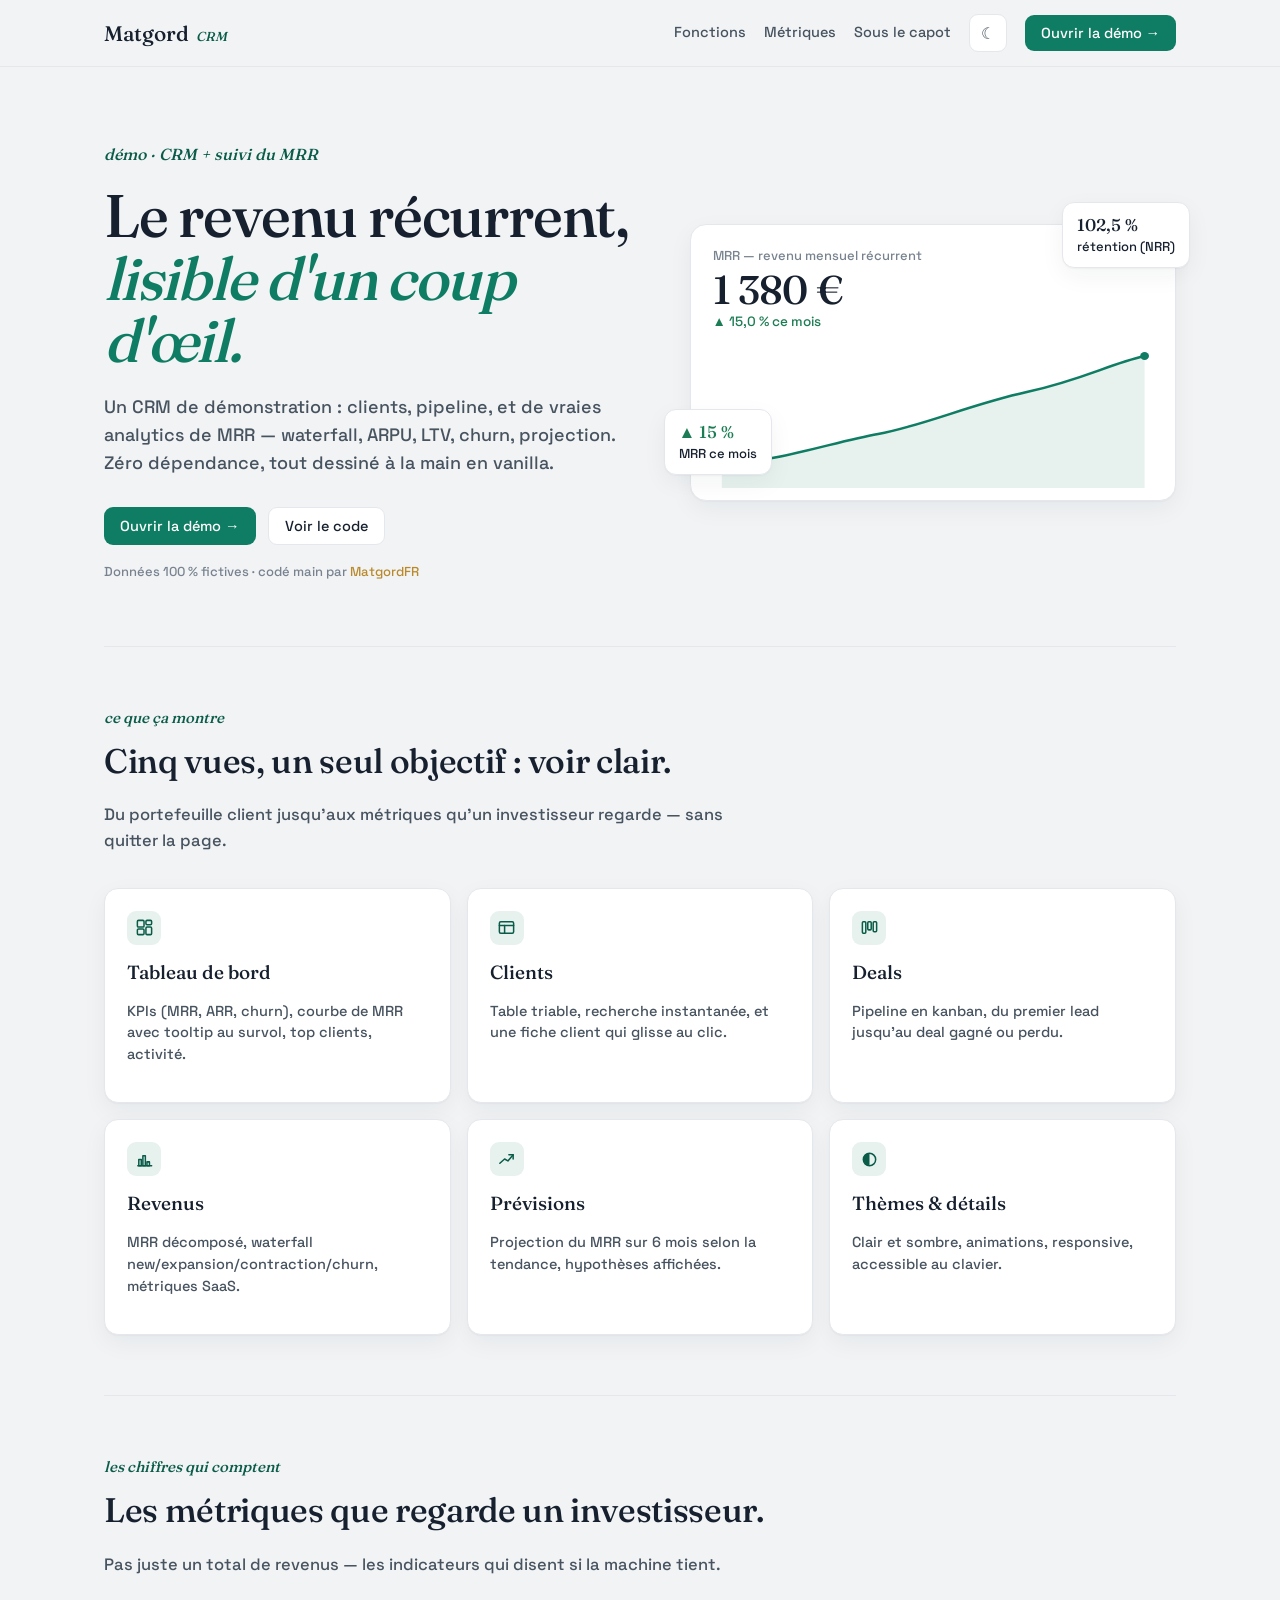
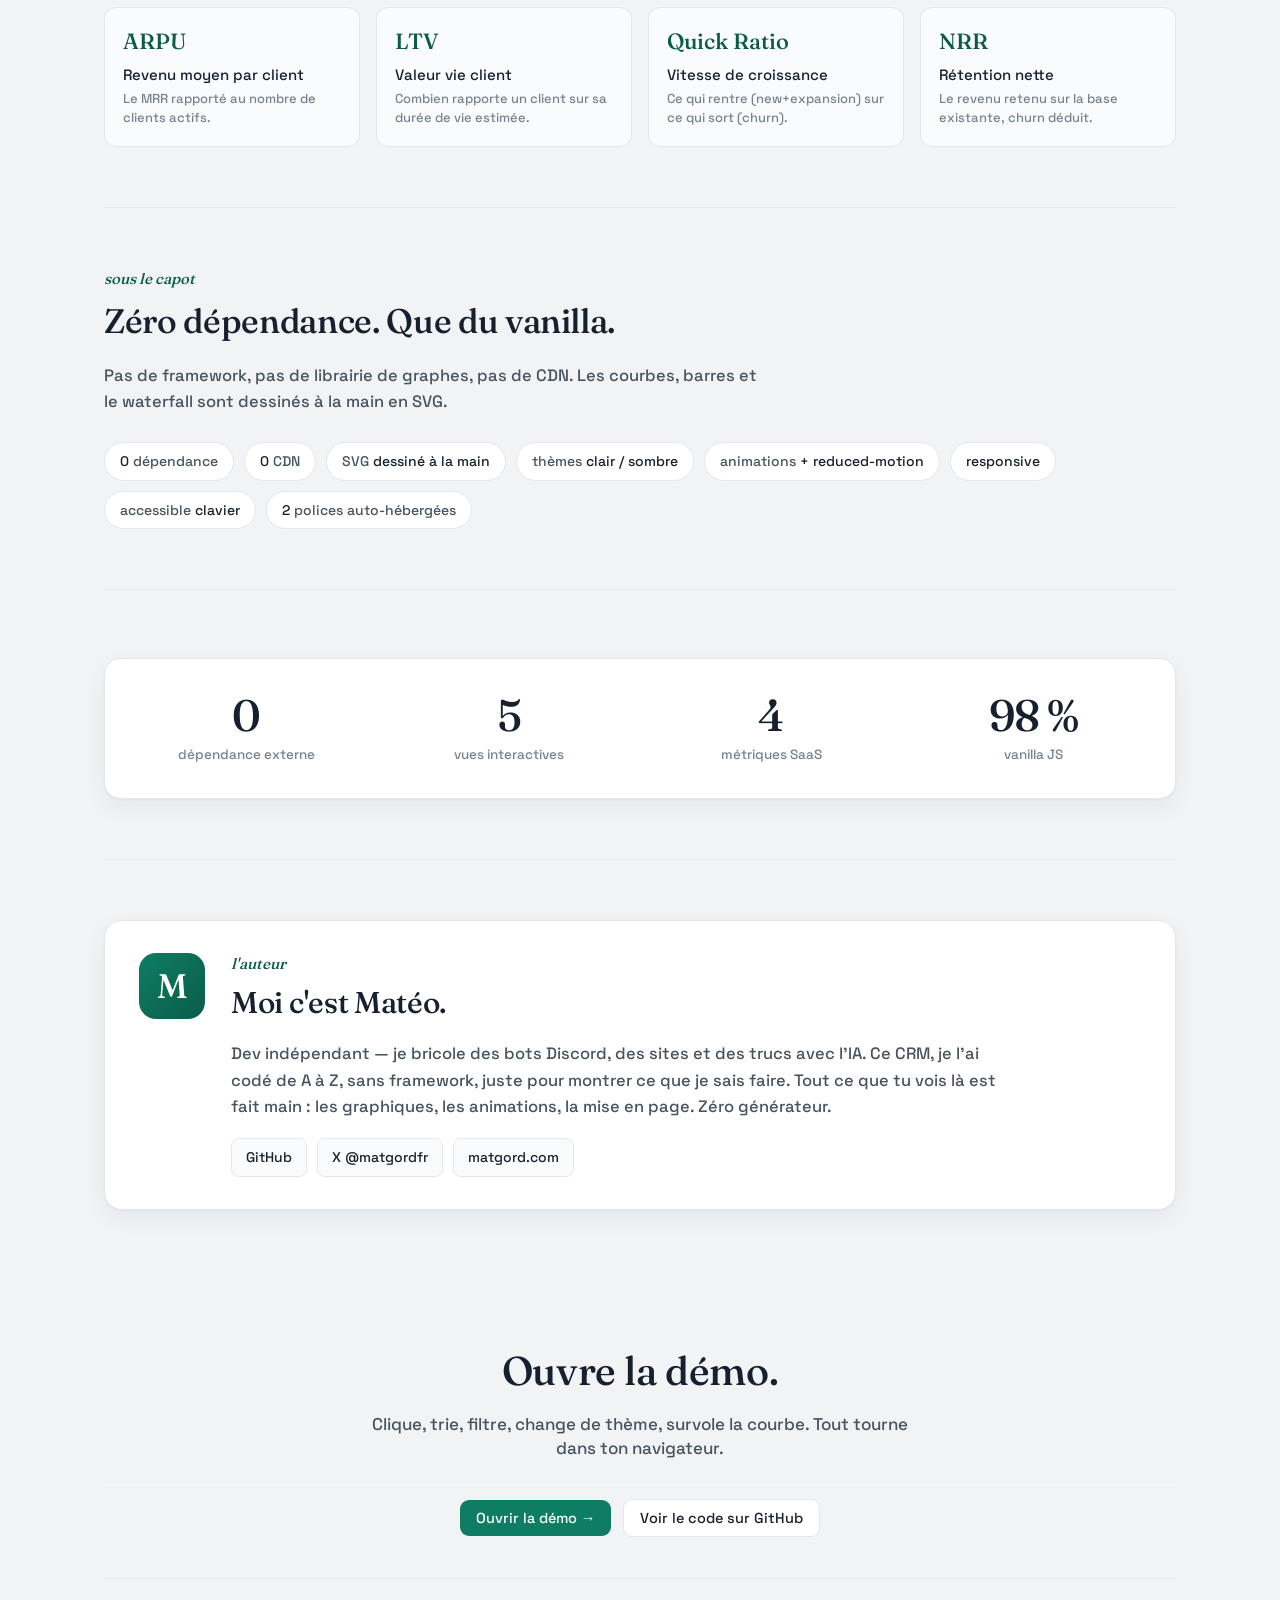
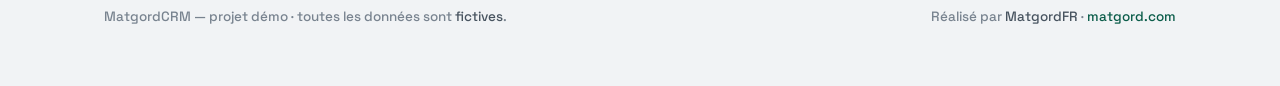
<file: index.html>
<!doctype html>
<html lang="fr">
<head>
  <meta charset="utf-8">
  <meta name="viewport" content="width=device-width, initial-scale=1">
  <title>MatgordCRM — CRM + suivi du MRR (démo)</title>
  <meta name="description" content="Démo d'un CRM avec analytics de MRR : clients, pipeline, waterfall, ARPU/LTV/Quick Ratio/NRR, projection. Zéro dépendance, vanilla, par MatgordFR.">
  <meta name="robots" content="index,follow">
  <meta property="og:title" content="MatgordCRM — CRM + suivi du MRR (démo)">
  <meta property="og:description" content="CRM de démo avec de vraies analytics de MRR. Zéro dépendance, tout en vanilla.">
  <meta property="og:type" content="website">
  <link rel="stylesheet" href="assets/css/styles.css">
  <link rel="stylesheet" href="assets/css/landing.css">
</head>
<body>
  <nav class="lnav">
    <div class="lnav-in">
      <a class="lbrand" href="index.html"><b>Matgord</b><i>CRM</i></a>
      <span class="spacer"></span>
      <a class="nlink" href="#features">Fonctions</a>
      <a class="nlink" href="#metriques">Métriques</a>
      <a class="nlink" href="#capot">Sous le capot</a>
      <button class="theme-btn" id="themeBtn" aria-label="Changer de thème" title="Thème clair / sombre">☾</button>
      <a class="cta-primary" href="app.html">Ouvrir la démo →</a>
    </div>
  </nav>

  <div class="lp">
    <!-- Hero -->
    <header class="hero">
      <div>
        <div class="hero-eyebrow">démo · CRM + suivi du MRR</div>
        <h1 class="hero-title">
          <span class="word" style="animation-delay:.05s">Le</span>
          <span class="word" style="animation-delay:.10s">revenu</span>
          <span class="word" style="animation-delay:.15s">récurrent,</span><br>
          <span class="word accent" style="animation-delay:.26s">lisible</span>
          <span class="word accent" style="animation-delay:.31s">d'un</span>
          <span class="word accent" style="animation-delay:.36s">coup</span>
          <span class="word accent" style="animation-delay:.41s">d'œil.</span>
        </h1>
        <p class="hero-sub">Un CRM de démonstration : clients, pipeline, et de vraies analytics de MRR — waterfall, ARPU, LTV, churn, projection. Zéro dépendance, tout dessiné à la main en vanilla.</p>
        <div class="hero-cta">
          <a class="cta-primary" href="app.html">Ouvrir la démo →</a>
          <a class="cta-ghost" href="https://github.com/MatgordFR/matgord-crm-demo" target="_blank" rel="noopener">Voir le code</a>
        </div>
        <div class="hero-note">Données 100 % fictives · codé main par <b>MatgordFR</b></div>
      </div>

      <div class="hero-viz">
        <div class="hero-card">
          <div class="hc-label">MRR — revenu mensuel récurrent</div>
          <div class="hc-val num">1 380 €</div>
          <div class="hc-delta">▲ 15,0 % ce mois</div>
          <svg class="hero-svg" viewBox="0 0 400 150" preserveAspectRatio="none" aria-hidden="true">
            <path class="hs-fill" d="M8 128 C 70 120, 110 104, 150 96 S 235 66, 285 54 S 360 26, 392 18 L392 150 L8 150 Z"/>
            <path class="hs-line" d="M8 128 C 70 120, 110 104, 150 96 S 235 66, 285 54 S 360 26, 392 18"/>
            <circle class="hs-dot" cx="392" cy="18" r="4"/>
          </svg>
        </div>
        <div class="chip-float c1"><b class="num">102,5 %</b>rétention (NRR)</div>
        <div class="chip-float c2"><b class="up">▲ 15 %</b>MRR ce mois</div>
      </div>
    </header>

    <!-- Fonctions -->
    <section class="section" id="features">
      <div class="reveal"><div class="sec-eyebrow">ce que ça montre</div>
        <h2 class="sec-title">Cinq vues, un seul objectif : voir clair.</h2>
        <p class="sec-lead">Du portefeuille client jusqu'aux métriques qu'un investisseur regarde — sans quitter la page.</p></div>
      <div class="features">
        <div class="feature reveal"><div class="f-ic"><svg viewBox="0 0 20 20"><rect x="2.5" y="2.5" width="7" height="7" rx="1.2"/><rect x="11.5" y="2.5" width="6" height="4.5" rx="1.2"/><rect x="11.5" y="9.5" width="6" height="8" rx="1.2"/><rect x="2.5" y="11.5" width="7" height="6" rx="1.2"/></svg></div><h3>Tableau de bord</h3><p>KPIs (MRR, ARR, churn), courbe de MRR avec tooltip au survol, top clients, activité.</p></div>
        <div class="feature reveal d1"><div class="f-ic"><svg viewBox="0 0 20 20"><rect x="2.5" y="4" width="15" height="12" rx="1.5"/><line x1="2.5" y1="8" x2="17.5" y2="8"/><line x1="8" y1="8" x2="8" y2="16"/></svg></div><h3>Clients</h3><p>Table triable, recherche instantanée, et une fiche client qui glisse au clic.</p></div>
        <div class="feature reveal d2"><div class="f-ic"><svg viewBox="0 0 20 20"><rect x="2.5" y="4" width="3.6" height="12" rx="1"/><rect x="8.2" y="4" width="3.6" height="8.5" rx="1"/><rect x="13.9" y="4" width="3.6" height="10.5" rx="1"/></svg></div><h3>Deals</h3><p>Pipeline en kanban, du premier lead jusqu'au deal gagné ou perdu.</p></div>
        <div class="feature reveal"><div class="f-ic"><svg viewBox="0 0 20 20"><line x1="3" y1="16.5" x2="17.5" y2="16.5"/><rect x="4" y="10" width="2.6" height="6.5"/><rect x="8.3" y="6" width="2.6" height="10.5"/><rect x="12.6" y="12.5" width="2.6" height="4"/></svg></div><h3>Revenus</h3><p>MRR décomposé, waterfall new/expansion/contraction/churn, métriques SaaS.</p></div>
        <div class="feature reveal d1"><div class="f-ic"><svg viewBox="0 0 20 20"><polyline points="3,14 8,9.5 11.5,11.5 17,5"/><polyline points="12.5,5 17,5 17,9.5"/></svg></div><h3>Prévisions</h3><p>Projection du MRR sur 6 mois selon la tendance, hypothèses affichées.</p></div>
        <div class="feature reveal d2"><div class="f-ic"><svg viewBox="0 0 20 20"><circle cx="10" cy="10" r="6.5"/><path d="M10 3.5 a6.5 6.5 0 0 0 0 13 z" style="fill:currentColor;stroke:none"/></svg></div><h3>Thèmes & détails</h3><p>Clair et sombre, animations, responsive, accessible au clavier.</p></div>
      </div>
    </section>

    <!-- Métriques -->
    <section class="section" id="metriques">
      <div class="reveal"><div class="sec-eyebrow">les chiffres qui comptent</div>
        <h2 class="sec-title">Les métriques que regarde un investisseur.</h2>
        <p class="sec-lead">Pas juste un total de revenus — les indicateurs qui disent si la machine tient.</p></div>
      <div class="mstrip">
        <div class="mcard reveal"><div class="m-k">ARPU</div><div class="m-n">Revenu moyen par client</div><div class="m-d">Le MRR rapporté au nombre de clients actifs.</div></div>
        <div class="mcard reveal d1"><div class="m-k">LTV</div><div class="m-n">Valeur vie client</div><div class="m-d">Combien rapporte un client sur sa durée de vie estimée.</div></div>
        <div class="mcard reveal d2"><div class="m-k">Quick Ratio</div><div class="m-n">Vitesse de croissance</div><div class="m-d">Ce qui rentre (new+expansion) sur ce qui sort (churn).</div></div>
        <div class="mcard reveal d3"><div class="m-k">NRR</div><div class="m-n">Rétention nette</div><div class="m-d">Le revenu retenu sur la base existante, churn déduit.</div></div>
      </div>
    </section>

    <!-- Sous le capot -->
    <section class="section" id="capot">
      <div class="reveal"><div class="sec-eyebrow">sous le capot</div>
        <h2 class="sec-title">Zéro dépendance. Que du vanilla.</h2>
        <p class="sec-lead">Pas de framework, pas de librairie de graphes, pas de CDN. Les courbes, barres et le waterfall sont dessinés à la main en SVG.</p></div>
      <div class="tech reveal">
        <span><b>0</b> dépendance</span><span><b>0</b> CDN</span><span>SVG <b>dessiné à la main</b></span>
        <span>thèmes <b>clair / sombre</b></span><span>animations <b>+ reduced-motion</b></span>
        <span><b>responsive</b></span><span>accessible <b>clavier</b></span><span><b>2</b> polices auto-hébergées</span>
      </div>
    </section>

    <!-- Chiffres -->
    <section class="section">
      <div class="stats-band">
        <div class="stat-big"><div class="s-num num" data-to="0">0</div><div class="s-lab">dépendance externe</div></div>
        <div class="stat-big"><div class="s-num num" data-to="5">0</div><div class="s-lab">vues interactives</div></div>
        <div class="stat-big"><div class="s-num num" data-to="4">0</div><div class="s-lab">métriques SaaS</div></div>
        <div class="stat-big"><div class="s-num num" data-to="100" data-suffix=" %">0</div><div class="s-lab">vanilla JS</div></div>
      </div>
    </section>

    <!-- L'auteur -->
    <section class="section author">
      <div class="author-card reveal">
        <div class="author-mono">M</div>
        <div class="author-body">
          <div class="sec-eyebrow">l'auteur</div>
          <h2 class="author-name">Moi c'est Matéo.</h2>
          <p class="author-bio">Dev indépendant — je bricole des bots Discord, des sites et des trucs avec l'IA. Ce CRM, je l'ai codé de A à Z, sans framework, juste pour montrer ce que je sais faire. Tout ce que tu vois là est fait main : les graphiques, les animations, la mise en page. Zéro générateur.</p>
          <div class="author-links">
            <a href="https://github.com/MatgordFR" target="_blank" rel="noopener">GitHub</a>
            <a href="https://x.com/matgordfr" target="_blank" rel="noopener">X @matgordfr</a>
            <a href="https://matgord.com" target="_blank" rel="noopener">matgord.com</a>
          </div>
        </div>
      </div>
    </section>

    <!-- CTA final -->
    <section class="cta-final reveal">
      <h2>Ouvre la démo.</h2>
      <p>Clique, trie, filtre, change de thème, survole la courbe. Tout tourne dans ton navigateur.</p>
      <div class="row">
        <a class="cta-primary" href="app.html">Ouvrir la démo →</a>
        <a class="cta-ghost" href="https://github.com/MatgordFR/matgord-crm-demo" target="_blank" rel="noopener">Voir le code sur GitHub</a>
      </div>
    </section>

    <footer class="lfooter">
      <span>MatgordCRM — projet démo · toutes les données sont <b>fictives</b>.</span>
      <span>Réalisé par <b>MatgordFR</b> · <a href="https://matgord.com" target="_blank" rel="noopener">matgord.com</a></span>
    </footer>
  </div>

  <script src="assets/js/landing.js"></script>
</body>
</html>
</file>
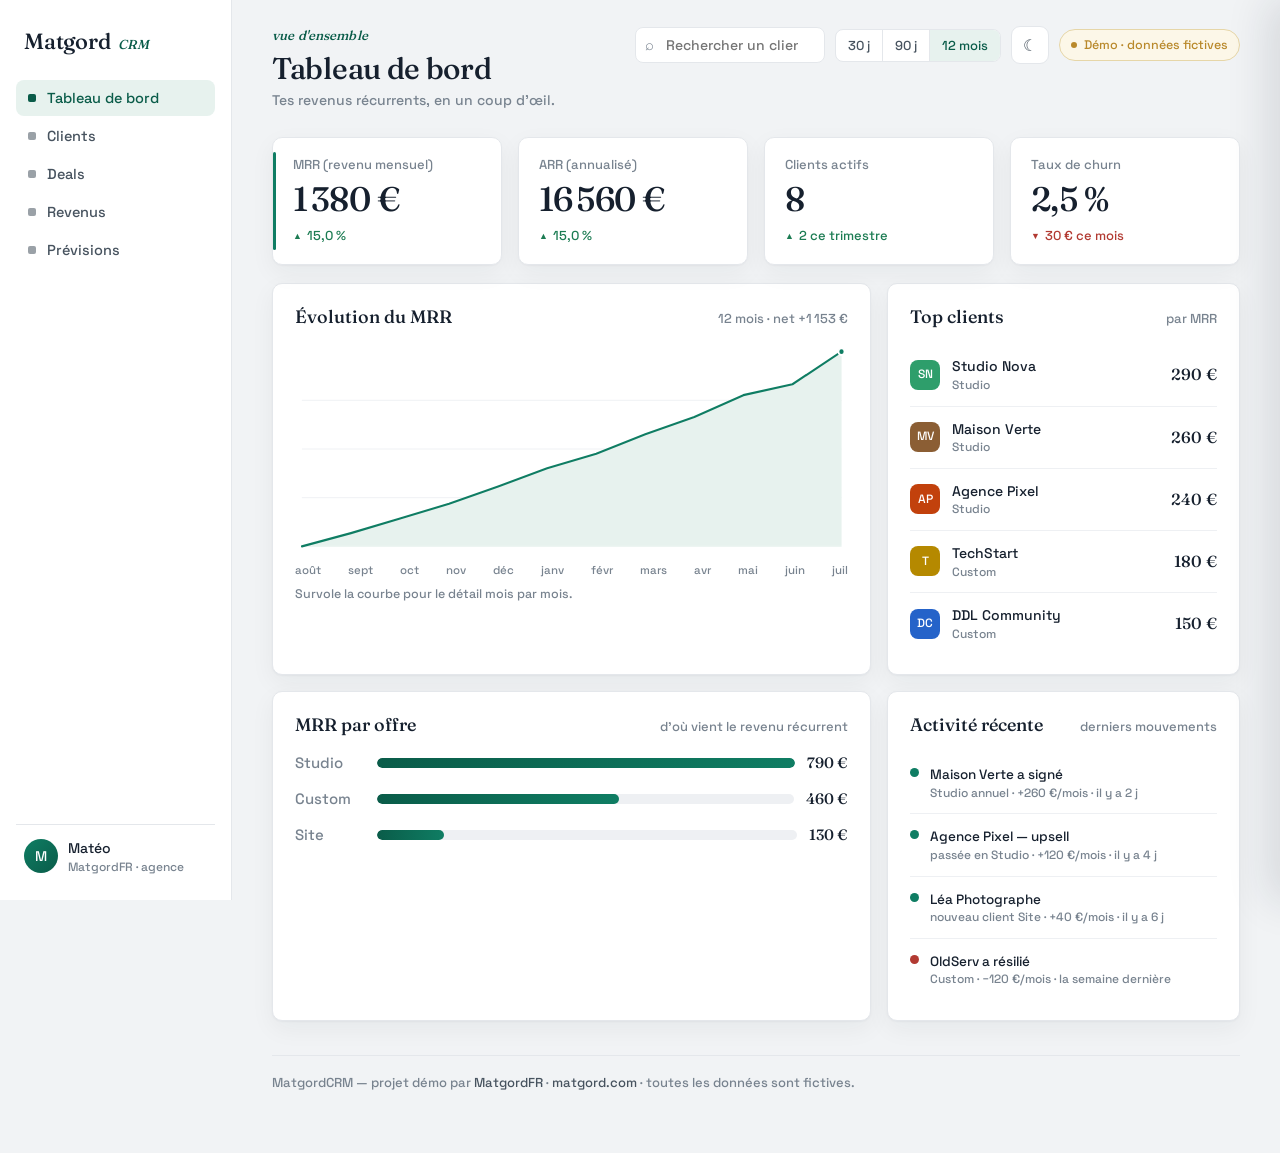
<file: app.html>
<!doctype html>
<html lang="fr">
<head>
  <meta charset="utf-8">
  <meta name="viewport" content="width=device-width, initial-scale=1">
  <title>MatgordCRM — démo (CRM + MRR)</title>
  <meta name="description" content="Démo vitrine d'un CRM avec suivi du MRR, par MatgordFR. Données fictives, un projet 100% vanilla (aucune dépendance).">
  <meta name="robots" content="index,follow">
  <link rel="stylesheet" href="assets/css/styles.css">
</head>
<body>
  <div class="app">
    <!-- Barre latérale -->
    <aside class="sidebar" id="sidebar">
      <a class="brand" href="index.html" title="Retour à la présentation" style="text-decoration:none">
        <span class="brand-mark">Matgord</span><span class="brand-tag">CRM</span>
      </a>
      <nav class="nav" id="nav">
        <button class="nav-item is-active" data-v="dash"><span class="ic"></span> Tableau de bord</button>
        <button class="nav-item" data-v="clients"><span class="ic"></span> Clients</button>
        <button class="nav-item" data-v="deals"><span class="ic"></span> Deals</button>
        <button class="nav-item" data-v="revenue"><span class="ic"></span> Revenus</button>
        <button class="nav-item" data-v="forecast"><span class="ic"></span> Prévisions</button>
      </nav>
      <div class="account">
        <div class="avatar" id="acctAv">M</div>
        <div><b id="acctName">Matéo</b><small id="acctRole">MatgordFR · agence</small></div>
      </div>
    </aside>

    <!-- Contenu -->
    <main class="main">
      <div class="topbar">
        <div>
          <button class="menu-btn" id="menuBtn" aria-label="Ouvrir le menu">☰</button>
          <div class="eyebrow" id="pageEyebrow">vue d'ensemble</div>
          <h1 id="pageTitle">Tableau de bord</h1>
          <div class="sub" id="pageSub">Tes revenus récurrents, en un coup d'œil.</div>
        </div>
        <div class="topbar-right">
          <div class="search"><input id="search" type="search" placeholder="Rechercher un client…" aria-label="Rechercher un client"></div>
          <div class="segmented" id="period" role="group" aria-label="Période">
            <button data-p="1">30 j</button>
            <button data-p="3">90 j</button>
            <button data-p="12" class="is-active">12 mois</button>
          </div>
          <button class="theme-btn" id="themeBtn" aria-label="Changer de thème" title="Thème clair / sombre">☾</button>
          <span class="badge-demo">Démo · données fictives</span>
        </div>
      </div>

      <section class="view is-active" data-view="dash" id="view-dash"></section>
      <section class="view" data-view="clients" id="view-clients"></section>
      <section class="view" data-view="deals" id="view-deals"></section>
      <section class="view" data-view="revenue" id="view-revenue"></section>
      <section class="view" data-view="forecast" id="view-forecast"></section>

      <footer class="footer">
        MatgordCRM — projet démo par <b>MatgordFR</b> · <b>matgord.com</b> · toutes les données sont fictives.
      </footer>
    </main>
  </div>

  <!-- Fiche client (slide-over) -->
  <div class="backdrop" id="backdrop"></div>
  <aside class="panel" id="panel" aria-hidden="true" aria-label="Fiche client"></aside>

  <script src="assets/js/data.js"></script>
  <script src="assets/js/charts.js"></script>
  <script src="assets/js/app.js"></script>
</body>
</html>
</file>
<file: assets/css/styles.css>
/* MatgordCRM — design « grand livre » (éditorial clair).
   Papier froid + encre navy + accent émeraude (revenu) + brique (churn).
   Gros chiffres en serif (figures oldstyle = caractère ledger), données en sans
   à chiffres tabulaires (alignement). Look assumé clair, une seule direction. */

/* Polices auto-hébergées (mêmes que le site perso de MatgordFR → cohérence de marque) */
@font-face { font-family: "Fraunces"; src: url("../fonts/fraunces.woff2") format("woff2"); font-weight: 300 700; font-display: swap; }
@font-face { font-family: "Space Grotesk"; src: url("../fonts/space-grotesk.woff2") format("woff2"); font-weight: 300 700; font-display: swap; }

:root {
  --paper:      #F1F3F5;   /* fond, froid (pas cream) */
  --surface:    #FFFFFF;
  --surface-2:  #FAFBFC;
  --ink:        #16202E;   /* texte principal */
  --ink-soft:   #47535F;
  --muted:      #78838F;
  --hair:       #E4E7EB;   /* filets */
  --hair-2:     #EEF0F3;
  --accent:     #0F7D63;   /* émeraude — revenu / marque */
  --accent-ink: #0A5C49;
  --accent-wash:#E7F2EE;
  --up:         #1C7C53;
  --down:       #B23A32;   /* brique — churn */
  --down-wash:  #F7E9E7;
  --gold:       #B9892B;

  --font-ui: "Space Grotesk", -apple-system, BlinkMacSystemFont, "Segoe UI", Roboto, Helvetica, Arial, sans-serif;
  --font-display: "Fraunces", "Iowan Old Style", "Palatino Linotype", Palatino, Georgia, serif;

  --r: 10px;
  --shadow: 0 1px 2px rgba(22,32,46,.04), 0 8px 24px rgba(22,32,46,.05);
  --sidebar-w: 232px;
}

* { box-sizing: border-box; }
html, body { margin: 0; padding: 0; }
body {
  font-family: var(--font-ui);
  color: var(--ink);
  background: var(--paper);
  font-size: 15px;
  line-height: 1.45;
  -webkit-font-smoothing: antialiased;
}
.num { font-variant-numeric: lining-nums tabular-nums; }
.eyebrow {
  font-family: var(--font-display);
  font-style: italic;
  font-size: 13px;
  color: var(--accent-ink);
  letter-spacing: .01em;
}
.muted { color: var(--muted); }
h1, h2, h3 { margin: 0; font-weight: 600; }

/* ---------- Layout ---------- */
.app { display: grid; grid-template-columns: var(--sidebar-w) 1fr; min-height: 100vh; }

.sidebar {
  background: var(--surface);
  border-right: 1px solid var(--hair);
  display: flex; flex-direction: column;
  padding: 22px 16px;
  position: sticky; top: 0; height: 100vh;
}
.brand { display: flex; align-items: baseline; gap: 8px; padding: 4px 8px 22px; }
.brand-mark {
  font-family: var(--font-display); font-weight: 700; font-size: 22px;
  color: var(--ink); letter-spacing: -.01em;
}
.brand-tag { font-family: var(--font-display); font-style: italic; font-size: 13px; color: var(--accent-ink); }

.nav { display: flex; flex-direction: column; gap: 2px; }
.nav-item {
  display: flex; align-items: center; gap: 11px;
  padding: 9px 12px; border-radius: 8px;
  color: var(--ink-soft); text-decoration: none;
  font-size: 14.5px; cursor: pointer; border: 0; background: none; width: 100%; text-align: left;
  font-family: var(--font-ui);
}
.nav-item:hover { background: var(--hair-2); color: var(--ink); }
.nav-item.is-active { background: var(--accent-wash); color: var(--accent-ink); font-weight: 600; }
.nav-item .ic { width: 8px; height: 8px; border-radius: 2px; background: currentColor; opacity: .55; flex: none; }
.nav-item.is-active .ic { opacity: 1; }

.account {
  margin-top: auto; display: flex; align-items: center; gap: 10px;
  padding: 12px 8px 2px; border-top: 1px solid var(--hair);
}
.avatar {
  width: 34px; height: 34px; border-radius: 50%; flex: none;
  display: grid; place-items: center; color: #fff; font-weight: 700; font-size: 14px;
  background: linear-gradient(135deg, var(--accent), var(--accent-ink));
}
.account b { font-size: 14px; }
.account small { display: block; color: var(--muted); font-size: 12px; }

/* ---------- Main / topbar ---------- */
.main { padding: 26px 40px 60px; max-width: 1760px; }
.topbar { display: flex; align-items: flex-start; justify-content: space-between; gap: 18px; margin-bottom: 26px; }
.topbar h1 { font-family: var(--font-display); font-size: 30px; letter-spacing: -.01em; margin-top: 2px; }
.topbar .sub { color: var(--muted); font-size: 14px; }
.topbar-right { display: flex; align-items: center; gap: 10px; flex-wrap: wrap; justify-content: flex-end; }

.badge-demo {
  display: inline-flex; align-items: center; gap: 7px;
  font-size: 12.5px; font-weight: 600; color: var(--gold);
  border: 1px solid #E6D6A8; background: #FCF7E8; padding: 6px 11px; border-radius: 999px;
}
.badge-demo::before { content: ""; width: 6px; height: 6px; border-radius: 50%; background: var(--gold); }

.search { position: relative; }
.search input {
  font-family: var(--font-ui); font-size: 14px; color: var(--ink);
  border: 1px solid var(--hair); background: var(--surface); border-radius: 8px;
  padding: 8px 12px 8px 30px; width: 190px; outline: none;
}
.search input:focus { border-color: var(--accent); box-shadow: 0 0 0 3px var(--accent-wash); }
.search::before { content: "⌕"; position: absolute; left: 10px; top: 50%; transform: translateY(-50%); color: var(--muted); font-size: 15px; }

.segmented { display: inline-flex; border: 1px solid var(--hair); border-radius: 8px; overflow: hidden; background: var(--surface); }
.segmented button {
  font-family: var(--font-ui); font-size: 13px; color: var(--ink-soft);
  border: 0; background: none; padding: 7px 12px; cursor: pointer;
}
.segmented button + button { border-left: 1px solid var(--hair); }
.segmented button.is-active { background: var(--accent-wash); color: var(--accent-ink); font-weight: 600; }

.btn {
  font-family: var(--font-ui); font-size: 13.5px; color: var(--ink);
  border: 1px solid var(--hair); background: var(--surface); border-radius: 8px;
  padding: 7px 13px; cursor: pointer;
}
.btn:hover { border-color: var(--muted); }

/* ---------- Views ---------- */
.view { display: none; }
.view.is-active { display: block; animation: fade .25s ease; }
@keyframes fade { from { opacity: 0; transform: translateY(4px); } to { opacity: 1; transform: none; } }

/* ---------- Cards & grids ---------- */
.card { background: var(--surface); border: 1px solid var(--hair); border-radius: var(--r); box-shadow: var(--shadow); }
.card-pad { padding: 20px 22px; }
.card-head { display: flex; align-items: baseline; justify-content: space-between; gap: 12px; margin-bottom: 14px; }
.card-head h2 { font-family: var(--font-display); font-size: 18px; }
.card-head .sub { color: var(--muted); font-size: 13px; }

.grid-kpi { display: grid; grid-template-columns: repeat(4, 1fr); gap: 16px; margin-bottom: 18px; }
.kpi { background: var(--surface); border: 1px solid var(--hair); border-radius: var(--r); padding: 18px 20px; box-shadow: var(--shadow); }
.kpi .kpi-label { color: var(--muted); font-size: 13px; margin-bottom: 8px; }
.kpi .kpi-val { font-family: var(--font-display); font-size: 34px; line-height: 1; letter-spacing: -.015em; }
.kpi .kpi-delta { margin-top: 11px; font-size: 13px; font-weight: 600; display: inline-flex; align-items: center; gap: 5px; }
.delta-up { color: var(--up); }
.delta-down { color: var(--down); }
.delta-up::before { content: "▲"; font-size: 9px; }
.delta-down::before { content: "▼"; font-size: 9px; }
.kpi.accent { position: relative; }
.kpi.accent::before { content: ""; position: absolute; left: 0; top: 14px; bottom: 14px; width: 3px; border-radius: 3px; background: var(--accent); }

.grid-2 { display: grid; grid-template-columns: 1.7fr 1fr; gap: 16px; }
.grid-2.rev { grid-template-columns: 1fr 1fr; }
.stack { display: flex; flex-direction: column; gap: 16px; }

/* ---------- Charts ---------- */
.chart-wrap { height: 210px; position: relative; }
.chart { width: 100%; height: 100%; display: block; }
.chart-grid { stroke: var(--hair-2); stroke-width: 1; }
.chart-area-fill { fill: var(--accent-wash); animation: fadeIn .7s ease both; }
.chart-area-line { fill: none; stroke: var(--accent); stroke-width: 2.25; stroke-linecap: round; stroke-linejoin: round; stroke-dasharray: 1500; stroke-dashoffset: 1500; animation: draw 1.2s cubic-bezier(.4,0,.2,1) forwards; }
.chart-dot { fill: var(--accent); stroke: var(--surface); stroke-width: 2; }
.bar-new { fill: var(--accent); }
.bar-churn { fill: var(--down); opacity: .85; }
.axis { display: flex; justify-content: space-between; margin-top: 8px; color: var(--muted); font-size: 11.5px; }
.legend { display: flex; gap: 16px; font-size: 12.5px; color: var(--ink-soft); margin-bottom: 6px; }
.legend span { display: inline-flex; align-items: center; gap: 6px; }
.dot { width: 9px; height: 9px; border-radius: 3px; display: inline-block; }
.dot.acc { background: var(--accent); } .dot.dn { background: var(--down); }

.spark { width: 150px; height: 38px; }
.spark-line { fill: none; stroke: var(--accent); stroke-width: 2; stroke-linecap: round; stroke-linejoin: round; stroke-dasharray: 600; stroke-dashoffset: 600; animation: draw 1s ease .1s forwards; }

/* ---------- Lists / bars ---------- */
.list { display: flex; flex-direction: column; }
.row {
  display: flex; align-items: center; gap: 12px; padding: 11px 0; border-top: 1px solid var(--hair-2);
  cursor: pointer;
}
.list .row:first-child { border-top: 0; }
.row:hover { background: var(--surface-2); }
.chip { width: 30px; height: 30px; border-radius: 8px; flex: none; display: grid; place-items: center; color: #fff; font-size: 12px; font-weight: 700; }
.row .who { flex: 1; min-width: 0; }
.row .who b { font-size: 14px; }
.row .who small { display: block; color: var(--muted); font-size: 12px; }
.row .amt { font-family: var(--font-display); font-size: 16px; }

.bars { display: flex; flex-direction: column; gap: 14px; }
.bar-line { display: grid; grid-template-columns: 70px 1fr auto; align-items: center; gap: 12px; }
.bar-track { height: 10px; background: var(--hair-2); border-radius: 999px; overflow: hidden; }
.bar-fill { display: block; height: 100%; min-width: 6px; width: 0; background: linear-gradient(90deg, var(--accent-ink), var(--accent)); border-radius: 999px; transition: width .9s cubic-bezier(.22,1,.36,1); }
.bar-line .val { font-family: var(--font-display); font-size: 15px; }

/* ---------- Table ---------- */
.table-wrap { overflow-x: auto; }
table.data { width: 100%; border-collapse: collapse; font-size: 14px; }
table.data th, table.data td { text-align: left; padding: 12px 14px; border-bottom: 1px solid var(--hair-2); white-space: nowrap; }
table.data th {
  color: var(--muted); font-weight: 600; font-size: 12.5px; cursor: pointer; user-select: none;
  position: sticky; top: 0; background: var(--surface);
}
table.data th.sortable:hover { color: var(--ink); }
table.data th .arrow { opacity: .4; font-size: 10px; }
table.data th.sorted .arrow { opacity: 1; color: var(--accent-ink); }
table.data td.right, table.data th.right { text-align: right; }
table.data tbody tr { cursor: pointer; }
table.data tbody tr:hover { background: var(--surface-2); }
.status { display: inline-flex; align-items: center; gap: 6px; font-size: 12.5px; font-weight: 600; }
.status.actif { color: var(--up); } .status.résilié { color: var(--muted); }
.status::before { content: ""; width: 7px; height: 7px; border-radius: 50%; background: currentColor; }
.tag-offer { font-size: 12px; color: var(--ink-soft); border: 1px solid var(--hair); border-radius: 6px; padding: 2px 8px; }

/* ---------- Kanban ---------- */
.kanban { display: grid; grid-template-columns: repeat(4, 1fr); gap: 14px; }
.col { background: var(--surface-2); border: 1px solid var(--hair); border-radius: var(--r); padding: 12px; }
.col-head { display: flex; align-items: center; justify-content: space-between; margin-bottom: 10px; padding: 2px 4px; }
.col-head b { font-size: 13px; }
.col-head .count { font-size: 12px; color: var(--muted); background: var(--hair-2); border-radius: 999px; padding: 1px 8px; }
.deal { background: var(--surface); border: 1px solid var(--hair); border-radius: 8px; padding: 11px; margin-bottom: 10px; }
.deal:last-child { margin-bottom: 0; }
.deal .dh { display: flex; align-items: center; gap: 9px; margin-bottom: 7px; }
.deal .dh b { font-size: 13.5px; }
.deal .dv { font-family: var(--font-display); font-size: 17px; }
.deal small { color: var(--muted); font-size: 12px; }

/* ---------- Feed ---------- */
.feed { display: flex; flex-direction: column; }
.feed .ev { display: flex; gap: 11px; padding: 11px 0; border-top: 1px solid var(--hair-2); }
.feed .ev:first-child { border-top: 0; }
.feed .kind { width: 9px; height: 9px; border-radius: 50%; margin-top: 5px; flex: none; }
.kind.won, .kind.new, .kind.upsell { background: var(--accent); }
.kind.churn { background: var(--down); }
.feed .ev b { font-size: 13.5px; } .feed .ev small { display: block; color: var(--muted); font-size: 12px; }

/* ---------- Slide-over : fiche client ---------- */
.backdrop { position: fixed; inset: 0; background: rgba(22,32,46,.32); opacity: 0; visibility: hidden; transition: opacity .2s ease, visibility .2s; z-index: 40; }
.backdrop.open { opacity: 1; visibility: visible; }
.panel {
  position: fixed; top: 0; right: 0; height: 100vh; width: 380px; max-width: 92vw;
  background: var(--surface); border-left: 1px solid var(--hair); box-shadow: -12px 0 40px rgba(22,32,46,.12);
  transform: translateX(100%); transition: transform .28s cubic-bezier(.4,0,.2,1); z-index: 41;
  display: flex; flex-direction: column; padding: 24px 24px 28px; overflow-y: auto;
}
.panel.open { transform: none; }
.panel .px-close { position: absolute; top: 16px; right: 16px; border: 0; background: none; font-size: 22px; color: var(--muted); cursor: pointer; line-height: 1; }
.panel .px-close:hover { color: var(--ink); }
.panel .px-head { display: flex; align-items: center; gap: 13px; margin-bottom: 18px; }
.panel .px-head .chip { width: 44px; height: 44px; border-radius: 11px; font-size: 16px; }
.panel .px-head h3 { font-family: var(--font-display); font-size: 20px; }
.panel .px-mrr { font-family: var(--font-display); font-size: 40px; line-height: 1; margin: 6px 0 2px; }
.px-grid { display: grid; grid-template-columns: 1fr 1fr; gap: 12px; margin: 18px 0; }
.px-cell { border: 1px solid var(--hair); border-radius: 8px; padding: 11px 13px; }
.px-cell small { color: var(--muted); font-size: 12px; display: block; margin-bottom: 3px; }
.px-cell b { font-size: 15px; }
.px-note { background: var(--surface-2); border: 1px solid var(--hair-2); border-radius: 8px; padding: 12px 14px; font-size: 13.5px; color: var(--ink-soft); }
.px-label { color: var(--muted); font-size: 12px; text-transform: uppercase; letter-spacing: .06em; margin: 16px 0 8px; }

/* ---------- Divers ---------- */
.footer { margin-top: 34px; padding-top: 18px; border-top: 1px solid var(--hair); color: var(--muted); font-size: 13px; }
.footer b { color: var(--ink-soft); }
.hint { color: var(--muted); font-size: 12.5px; }

.menu-btn { display: none; }

/* ---------- Responsive ---------- */
@media (max-width: 960px) {
  .grid-kpi { grid-template-columns: repeat(2, 1fr); }
  .grid-2, .grid-2.rev { grid-template-columns: 1fr; }
  .kanban { grid-template-columns: repeat(2, 1fr); }
}
@media (max-width: 760px) {
  .app { grid-template-columns: 1fr; }
  .sidebar {
    position: fixed; left: 0; top: 0; z-index: 45; width: 240px; height: 100vh;
    transform: translateX(-100%); transition: transform .26s ease;
  }
  .sidebar.open { transform: none; }
  .main { padding: 18px 18px 50px; }
  .menu-btn { display: inline-grid; place-items: center; width: 40px; height: 40px; border: 1px solid var(--hair); background: var(--surface); border-radius: 9px; cursor: pointer; }
  .topbar { flex-direction: column; }
  .topbar-right { justify-content: flex-start; }
  .search input { width: 100%; }
}
@media (max-width: 520px) {
  .grid-kpi { grid-template-columns: 1fr; }
  .kanban { grid-template-columns: 1fr; }
}

/* ===================== Animations ===================== */
@keyframes draw { to { stroke-dashoffset: 0; } }
@keyframes fadeIn { from { opacity: 0; } to { opacity: 1; } }
@keyframes grow { from { transform: scaleY(0); } }
@keyframes rise { from { opacity: 0; transform: translateY(8px); } to { opacity: 1; transform: none; } }

.bar-new, .bar-churn, .wf-up, .wf-down, .wf-total { transform-box: fill-box; transform-origin: bottom; animation: grow .7s cubic-bezier(.22,1,.36,1) both; }
.kpi, .metric { animation: rise .5s ease both; }
.grid-kpi > :nth-child(2), .metrics > :nth-child(2) { animation-delay: .05s; }
.grid-kpi > :nth-child(3), .metrics > :nth-child(3) { animation-delay: .10s; }
.grid-kpi > :nth-child(4), .metrics > :nth-child(4) { animation-delay: .15s; }

/* Transitions de thème */
body, .sidebar, .card, .kpi, .metric, .col, .deal, .panel, table.data th, .search input,
.segmented, .segmented button, .btn, .nav-item, .theme-btn, .bar-track {
  transition: background-color .3s ease, color .3s ease, border-color .3s ease;
}

/* ===================== Waterfall MRR ===================== */
.wf-total { fill: var(--ink-soft); }
.wf-up { fill: var(--accent); }
.wf-down { fill: var(--down); }
.wf-conn { stroke: var(--muted); stroke-width: 1; stroke-dasharray: 2 3; opacity: .55; }
.wf-cap { fill: var(--muted); font-size: 11px; font-family: var(--font-ui); }
.wf-legend { display: flex; gap: 16px; flex-wrap: wrap; font-size: 12.5px; color: var(--ink-soft); margin-top: 10px; }

/* ===================== Métriques SaaS ===================== */
.metrics { display: grid; grid-template-columns: repeat(4, 1fr); gap: 14px; }
.metric { border: 1px solid var(--hair); border-radius: 10px; padding: 14px 16px; background: var(--surface-2); }
.metric .m-label { color: var(--muted); font-size: 12.5px; display: flex; align-items: center; gap: 7px; }
.metric .m-val { font-family: var(--font-display); font-size: 26px; margin-top: 6px; letter-spacing: -.01em; }
.metric .m-hint { color: var(--muted); font-size: 11.5px; margin-top: 4px; }
.badge-good { font-size: 10.5px; font-weight: 700; color: var(--up); background: var(--accent-wash); border-radius: 999px; padding: 1px 7px; }

/* ===================== Tooltip graphe ===================== */
.tip { position: absolute; top: 2px; transform: translateX(-50%); pointer-events: none; opacity: 0; transition: opacity .12s; z-index: 3;
  background: var(--ink); color: var(--surface); font-size: 12px; padding: 6px 9px; border-radius: 7px; white-space: nowrap; box-shadow: var(--shadow); }
.tip b { font-family: var(--font-display); }
.tip.show { opacity: 1; }
.guide { position: absolute; top: 6px; bottom: 24px; width: 1px; background: var(--accent); opacity: 0; pointer-events: none; z-index: 2; }
.guide.show { opacity: .45; }

/* ===================== Bouton thème ===================== */
.theme-btn { width: 38px; height: 38px; display: inline-grid; place-items: center; border: 1px solid var(--hair); background: var(--surface); border-radius: 9px; cursor: pointer; font-size: 16px; color: var(--ink-soft); }
.theme-btn:hover { border-color: var(--muted); color: var(--ink); }

/* ===================== THÈME SOMBRE ===================== */
:root[data-theme="dark"] {
  --paper: #0E141C; --surface: #161D28; --surface-2: #121A24; --ink: #E8ECF1; --ink-soft: #AEB8C4;
  --muted: #808C9A; --hair: #26313F; --hair-2: #1E2732;
  --accent: #2FA37F; --accent-ink: #46BE97; --accent-wash: #16271F;
  --up: #46BE97; --down: #E0705F; --down-wash: #2A1A18; --gold: #D8B25A;
  --shadow: 0 1px 2px rgba(0,0,0,.3), 0 10px 30px rgba(0,0,0,.4);
}
:root[data-theme="dark"] .badge-demo { background: #241E10; border-color: #48401F; }
:root[data-theme="dark"] .avatar { color: #08120D; }

@media (prefers-reduced-motion: reduce) {
  *, *::before, *::after { animation-duration: .001ms !important; transition-duration: .001ms !important; }
}
:focus-visible { outline: 2px solid var(--accent); outline-offset: 2px; border-radius: 4px; }
</file>
<file: assets/css/landing.css>
/* MatgordCRM — page de présentation (landing).
   Réutilise les tokens + thèmes de styles.css ; ajoute hero, sections, reveals. */

.lp { max-width: 1120px; margin: 0 auto; padding: 0 24px; }

/* ---------- Nav ---------- */
.lnav { position: sticky; top: 0; z-index: 20; backdrop-filter: saturate(1.4) blur(8px);
  background: color-mix(in srgb, var(--paper) 82%, transparent); border-bottom: 1px solid var(--hair); }
.lnav-in { max-width: 1120px; margin: 0 auto; padding: 14px 24px; display: flex; align-items: center; gap: 18px; }
.lbrand { display: flex; align-items: baseline; gap: 7px; text-decoration: none; }
.lbrand b { font-family: var(--font-display); font-size: 21px; color: var(--ink); }
.lbrand i { font-family: var(--font-display); font-style: italic; font-size: 13px; color: var(--accent-ink); }
.lnav .spacer { flex: 1; }
.lnav a.nlink { color: var(--ink-soft); text-decoration: none; font-size: 14.5px; }
.lnav a.nlink:hover { color: var(--ink); }
.cta-primary { display: inline-flex; align-items: center; gap: 8px; background: var(--accent); color: #fff;
  border: 0; border-radius: 9px; padding: 9px 16px; font: 600 14.5px var(--font-ui); text-decoration: none; cursor: pointer;
  transition: transform .15s ease, background .2s; }
.cta-primary:hover { background: var(--accent-ink); transform: translateY(-1px); }
:root[data-theme="dark"] .cta-primary { color: #08120D; }
.cta-ghost { display: inline-flex; align-items: center; gap: 8px; color: var(--ink); text-decoration: none;
  border: 1px solid var(--hair); border-radius: 9px; padding: 9px 16px; font: 600 14.5px var(--font-ui); background: var(--surface); }
.cta-ghost:hover { border-color: var(--muted); }

/* ---------- Hero ---------- */
.hero { display: grid; grid-template-columns: 1.05fr .95fr; gap: 48px; align-items: center; padding: 76px 0 64px; }
.hero-eyebrow { font-family: var(--font-display); font-style: italic; color: var(--accent-ink); font-size: 16px; margin-bottom: 18px; }
.hero-title { font-family: var(--font-display); font-weight: 600; font-size: clamp(38px, 5.4vw, 60px); line-height: 1.04; letter-spacing: -.02em; }
.hero-title .accent { color: var(--accent); font-style: italic; }
.hero-title .word { display: inline-block; opacity: 0; transform: translateY(14px); animation: word .7s cubic-bezier(.2,.7,.2,1) forwards; }
.hero-sub { color: var(--ink-soft); font-size: 18px; line-height: 1.55; margin: 22px 0 30px; max-width: 33em; opacity: 0; animation: word .7s ease .5s forwards; }
.hero-cta { display: flex; gap: 12px; flex-wrap: wrap; opacity: 0; animation: word .7s ease .62s forwards; }
.hero-note { margin-top: 18px; color: var(--muted); font-size: 13px; opacity: 0; animation: word .7s ease .74s forwards; }
.hero-note b { color: var(--gold); }

/* Visuel héro : courbe animée + chips flottantes */
.hero-viz { position: relative; opacity: 0; animation: word .8s ease .3s forwards; }
.hero-card { background: var(--surface); border: 1px solid var(--hair); border-radius: 16px; box-shadow: var(--shadow); padding: 22px 22px 12px; }
.hero-card .hc-label { color: var(--muted); font-size: 13px; }
.hero-card .hc-val { font-family: var(--font-display); font-size: 40px; letter-spacing: -.02em; line-height: 1; margin: 4px 0 2px; }
.hero-card .hc-delta { color: var(--up); font-size: 13.5px; font-weight: 600; }
.hero-svg { width: 100%; height: 150px; display: block; margin-top: 6px; }
.hero-svg .hs-fill { fill: var(--accent-wash); }
.hero-svg .hs-line { fill: none; stroke: var(--accent); stroke-width: 2.5; stroke-linecap: round;
  stroke-dasharray: 900; stroke-dashoffset: 900; animation: draw 1.6s cubic-bezier(.4,0,.2,1) .5s forwards; }
.hero-svg .hs-dot { fill: var(--accent); }
.chip-float { position: absolute; background: var(--surface); border: 1px solid var(--hair); border-radius: 12px;
  box-shadow: var(--shadow); padding: 10px 14px; font-size: 13px; opacity: 0; animation: rise .6s ease both; }
.chip-float b { font-family: var(--font-display); font-size: 17px; display: block; }
.chip-float.c1 { top: -22px; right: -14px; animation-delay: 1.1s; }
.chip-float.c2 { bottom: 26px; left: -26px; animation-delay: 1.35s; }
.chip-float .up { color: var(--up); font-weight: 700; }

/* ---------- Sections ---------- */
.section { padding: 60px 0; border-top: 1px solid var(--hair); }
.sec-eyebrow { font-family: var(--font-display); font-style: italic; color: var(--accent-ink); font-size: 15px; }
.sec-title { font-family: var(--font-display); font-size: clamp(26px, 3.4vw, 34px); letter-spacing: -.01em; margin: 8px 0 10px; }
.sec-lead { color: var(--ink-soft); font-size: 16.5px; max-width: 40em; line-height: 1.55; }

.features { display: grid; grid-template-columns: repeat(3, 1fr); gap: 16px; margin-top: 34px; }
.feature { background: var(--surface); border: 1px solid var(--hair); border-radius: 14px; padding: 22px; box-shadow: var(--shadow); }
.feature .f-ic { width: 34px; height: 34px; border-radius: 9px; background: var(--accent-wash); color: var(--accent-ink);
  display: grid; place-items: center; font-size: 17px; margin-bottom: 14px; }
.feature h3 { font-family: var(--font-display); font-size: 19px; margin-bottom: 6px; }
.feature p { color: var(--ink-soft); font-size: 14.5px; line-height: 1.5; }

.mstrip { display: grid; grid-template-columns: repeat(4, 1fr); gap: 16px; margin-top: 30px; }
.mcard { border: 1px solid var(--hair); border-radius: 12px; padding: 18px; background: var(--surface-2); }
.mcard .m-k { font-family: var(--font-display); font-size: 22px; color: var(--accent-ink); }
.mcard .m-n { font-weight: 700; margin: 6px 0 4px; font-size: 15px; }
.mcard .m-d { color: var(--muted); font-size: 13px; line-height: 1.45; }

.tech { display: flex; flex-wrap: wrap; gap: 10px; margin-top: 28px; }
.tech span { border: 1px solid var(--hair); background: var(--surface); border-radius: 999px; padding: 8px 15px; font-size: 14px; color: var(--ink-soft); }
.tech span b { color: var(--ink); }

/* Bande de chiffres */
.stats-band { display: grid; grid-template-columns: repeat(4, 1fr); gap: 20px; text-align: center;
  background: var(--surface); border: 1px solid var(--hair); border-radius: 16px; padding: 34px 20px; margin-top: 8px; box-shadow: var(--shadow); }
.stat-big .s-num { font-family: var(--font-display); font-size: clamp(30px, 4vw, 44px); letter-spacing: -.02em; line-height: 1; }
.stat-big .s-lab { color: var(--muted); font-size: 13.5px; margin-top: 8px; }

/* CTA final */
.cta-final { text-align: center; padding: 72px 0 30px; }
.cta-final h2 { font-family: var(--font-display); font-size: clamp(28px, 4vw, 40px); letter-spacing: -.01em; }
.cta-final p { color: var(--ink-soft); font-size: 17px; margin: 12px auto 26px; max-width: 34em; }
.cta-final .row { display: flex; gap: 12px; justify-content: center; flex-wrap: wrap; }

.lfooter { border-top: 1px solid var(--hair); padding: 28px 0 60px; color: var(--muted); font-size: 13.5px; display: flex; justify-content: space-between; gap: 12px; flex-wrap: wrap; }
.lfooter b { color: var(--ink-soft); }
.lfooter a { color: var(--accent-ink); text-decoration: none; }

/* ---------- Reveal au scroll ---------- */
.reveal { opacity: 0; transform: translateY(22px); transition: opacity .7s cubic-bezier(.2,.7,.2,1), transform .7s cubic-bezier(.2,.7,.2,1); }
.reveal.in { opacity: 1; transform: none; }
.reveal.d1 { transition-delay: .08s; } .reveal.d2 { transition-delay: .16s; } .reveal.d3 { transition-delay: .24s; }

@keyframes word { to { opacity: 1; transform: none; } }

/* ---------- Icônes SVG (line) ---------- */
.f-ic svg { width: 19px; height: 19px; stroke: currentColor; fill: none; stroke-width: 1.6; stroke-linecap: round; stroke-linejoin: round; }

/* ---------- Micro-interactions ---------- */
.feature { position: relative; overflow: hidden; transition: transform .22s cubic-bezier(.2,.7,.2,1), border-color .22s, box-shadow .22s; }
.feature::before { content: ""; position: absolute; left: 0; top: 0; bottom: 0; width: 3px; background: var(--accent); transform: scaleY(0); transform-origin: top; transition: transform .26s cubic-bezier(.2,.7,.2,1); }
.feature:hover { transform: translateY(-3px); border-color: color-mix(in srgb, var(--accent) 38%, var(--hair)); }
.feature:hover::before { transform: scaleY(1); }
.feature .f-ic { transition: transform .22s ease; }
.feature:hover .f-ic { transform: scale(1.08) rotate(-3deg); }
.mcard { transition: transform .2s ease, border-color .2s; }
.mcard:hover { transform: translateY(-2px); border-color: color-mix(in srgb, var(--accent) 34%, var(--hair)); }
.stat-big { transition: transform .2s ease; }
.stats-band:hover .stat-big { opacity: .55; }
.stats-band .stat-big:hover { opacity: 1; transform: translateY(-2px); }

/* ---------- L'auteur ---------- */
.author-card { display: flex; gap: 26px; align-items: flex-start; background: var(--surface); border: 1px solid var(--hair); border-radius: 18px; padding: 32px 34px; box-shadow: var(--shadow); }
.author-mono { width: 66px; height: 66px; border-radius: 17px; flex: none; display: grid; place-items: center;
  font-family: var(--font-display); font-size: 34px; color: #fff; background: linear-gradient(135deg, var(--accent), var(--accent-ink)); }
:root[data-theme="dark"] .author-mono { color: #08120D; }
.author-name { font-family: var(--font-display); font-size: clamp(24px, 3vw, 30px); margin: 6px 0 12px; letter-spacing: -.01em; }
.author-bio { color: var(--ink-soft); font-size: 16.5px; line-height: 1.6; max-width: 48em; }
.author-links { display: flex; gap: 10px; flex-wrap: wrap; margin-top: 18px; }
.author-links a { border: 1px solid var(--hair); border-radius: 8px; padding: 8px 14px; font-size: 14px; color: var(--ink); text-decoration: none; background: var(--surface-2); transition: border-color .2s, transform .15s, color .2s; }
.author-links a:hover { border-color: var(--accent); color: var(--accent-ink); transform: translateY(-1px); }
@media (max-width: 560px) { .author-card { flex-direction: column; gap: 18px; padding: 24px; } }

/* ---------- Responsive ---------- */
@media (max-width: 900px) {
  .hero { grid-template-columns: 1fr; gap: 40px; padding: 48px 0 40px; }
  .hero-viz { order: 2; }
  .features { grid-template-columns: 1fr 1fr; }
  .mstrip { grid-template-columns: 1fr 1fr; }
  .stats-band { grid-template-columns: 1fr 1fr; gap: 26px; }
}
@media (max-width: 560px) {
  .features, .mstrip { grid-template-columns: 1fr; }
  .lnav a.nlink { display: none; }
  .hero-title { font-size: 34px; }
  .chip-float.c2 { left: 0; }
}
@media (prefers-reduced-motion: reduce) {
  .hero-title .word, .hero-sub, .hero-cta, .hero-note, .hero-viz, .chip-float, .hs-line { animation: none !important; opacity: 1 !important; transform: none !important; stroke-dashoffset: 0 !important; }
  .reveal { opacity: 1 !important; transform: none !important; transition: none !important; }
}
</file>
